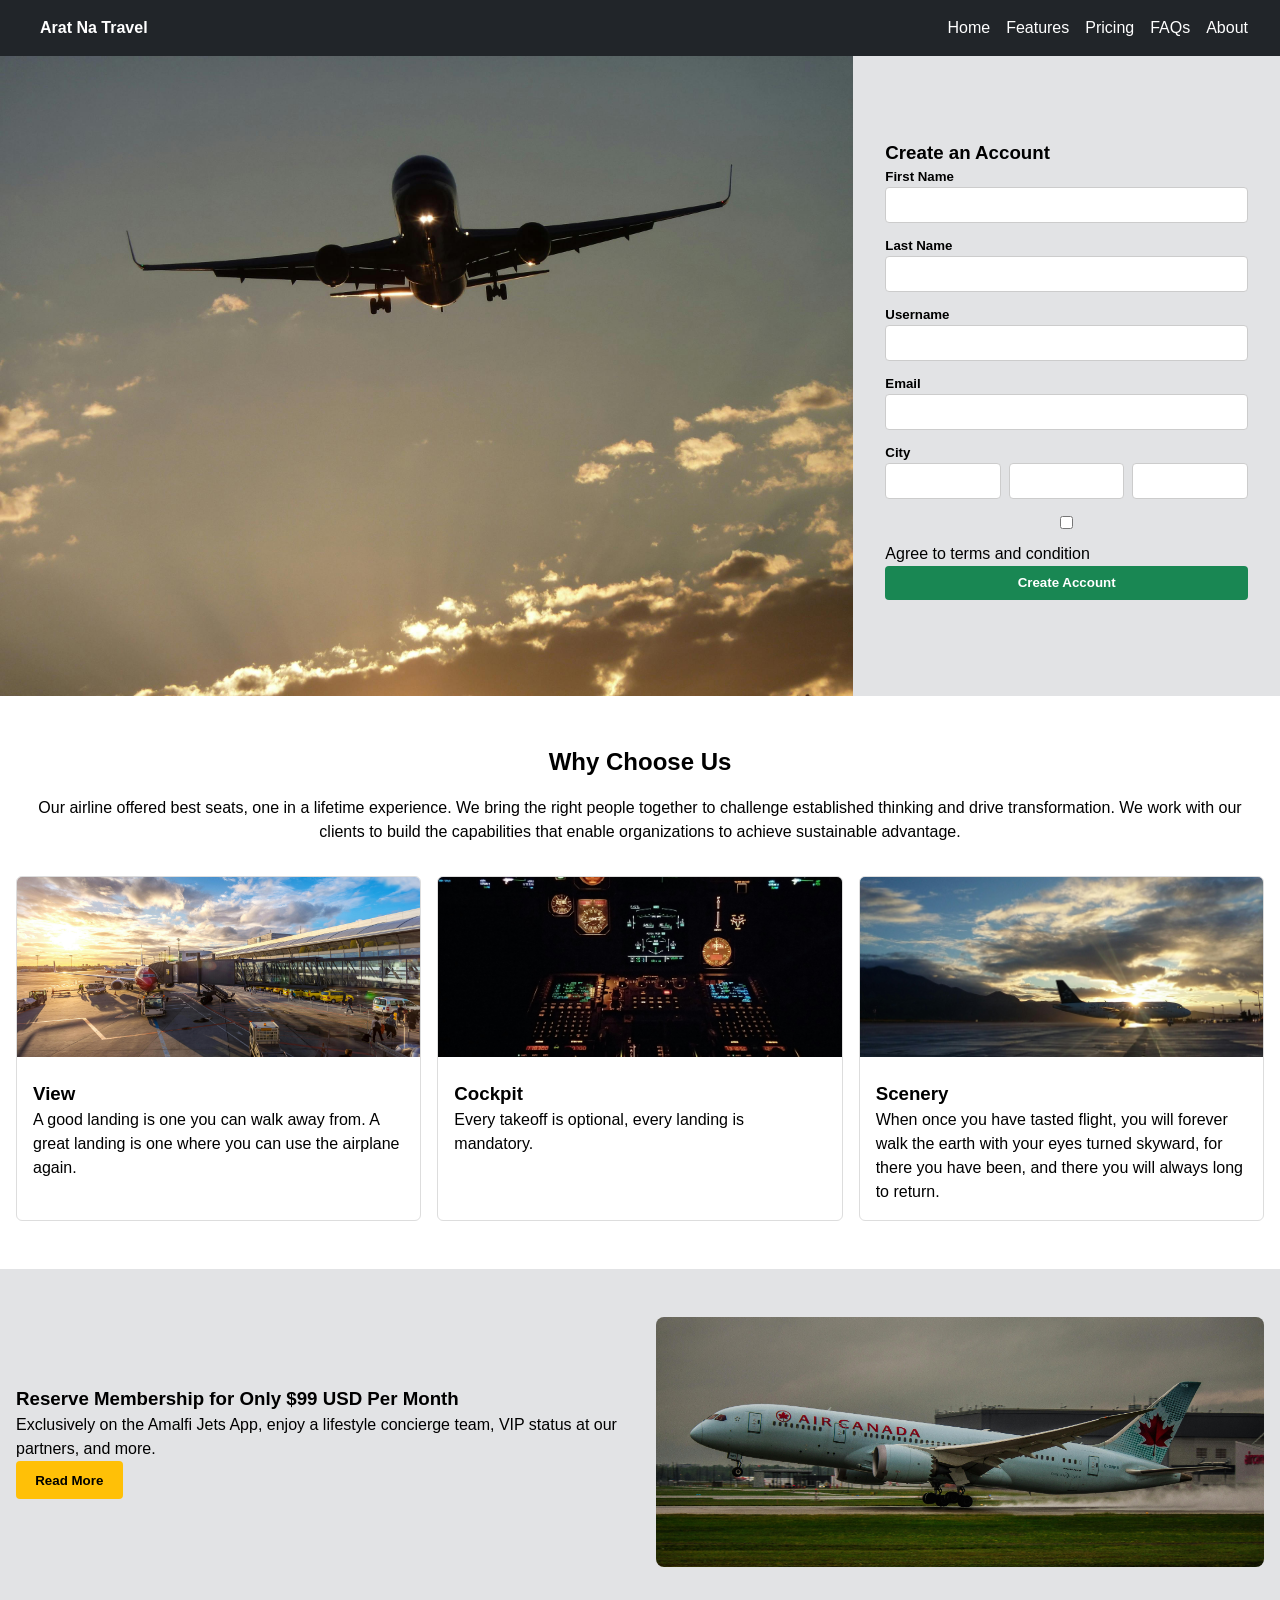
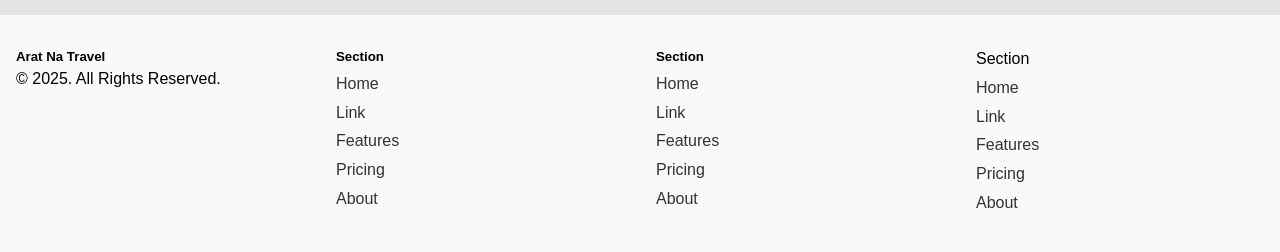
<file: prelim/index.html>
<!DOCTYPE html>
<html lang="en">
<head>
  <meta charset="UTF-8">
  <meta name="viewport" content="width=device-width, initial-scale=1.0">
  <title>Arat Na Travel</title>
  <link rel="stylesheet" href="style.css">
</head>
<body>
<nav class="navbar">
  <div class="brand"><span class="material-icons"></span> Arat Na Travel</div>
  <ul> 
    <a href="" >Home</a>
    <a href="" >Features</a>
    <a href="" >Pricing</a>
    <a href="" >FAQs</a>
    <a href="" >About</a>
  </ul>
</nav>
<section class="pic1">
  <img src="images/image4.jpg">
  <div class="form">
    <h3>Create an Account</h3>
    <form>
      <h5>First Name</h5>
      <input type="text">
      <h5>Last Name</h5>
      <input type="text">
      <h5>Username</h5>
      <input type="text">
      <h5>Email</h5>
      <input type="text">
      <h5>City</h5>
      <div style="display:flex; gap:.5rem;">
        <input type="text">
        <input type="text">
        <input type="text">
      </div>
      <input type="checkbox"><p>Agree to terms and condition</p>
      <button type="submit">Create Account</button>
    </form>
  </div>
</section>
<section class="choose">
  <h2>Why Choose Us</h2>
  <p>Our airline offered best seats, one in a lifetime experience. We bring the right people together to challenge established thinking and drive transformation. We work with our clients to build the capabilities that enable organizations to achieve sustainable advantage.</p>
  <div class="cards">
    <div class="image">
      <img src="images/image3.jpg">
      <div class="image-body">
        <h3>View</h3>
        <p>A good landing is one you can walk away from. A great landing is one where you can use the airplane again.</p>
      </div>
    </div>
    <div class="image">
      <img src="images/image1.jpg">
      <div class="image-body">
        <h3>Cockpit</h3>
        <p>Every takeoff is optional, every landing is mandatory.</p>
      </div>
    </div>  
    <div class="image">
      <img src="images/image2.jpg">
      <div class="image-body">
        <h3>Scenery</h3>
        <p>When once you have tasted flight, you will forever walk the earth with your eyes turned skyward, for there you have been, and there you will always long to return.</p>
      </div>
    </div>
  </div>
</section>
<section class="membership">
  <div>
    <h3>Reserve Membership for Only $99 USD Per Month</h3>
    <p>Exclusively on the Amalfi Jets App, enjoy a lifestyle concierge team, VIP status at our partners, and more.</p>
    <button>Read More</button>
  </div>
  <img src="images/image5.jpg">
</section>
<footer>
  <div class="grid">
    <div>
      <h5>Arat Na Travel</h5>
      <p>© 2025. All Rights Reserved.</p>
    </div>
    <div>
      <h5>Section</h5>
      <ul>
        <li><a href="">Home</a></li>
        <li><a href="">Link</a></li>
        <li><a href="">Features</a></li>
        <li><a href="">Pricing</a></li>
        <li><a href="">About</a></li>
      </ul>
    </div>
    <div>
      <h5>Section</h5>
      <ul>
        <li><a href="#">Home</a></li>
        <li><a href="#">Link</a></li>
        <li><a href="#">Features</a></li>
        <li><a href="#">Pricing</a></li>
        <li><a href="#">About</a></li>
      </ul>
    </div>
    <div>
      <h>Section</h5>
      <ul>
        <li><a href="">Home</a></li>
        <li><a href="">Link</a></li>
        <li><a href="">Features</a></li>
        <li><a href="">Pricing</a></li>
        <li><a href="">About</a></li>
      </ul>
    </div>
  </div>
</footer>
</body>
</html>
</file>
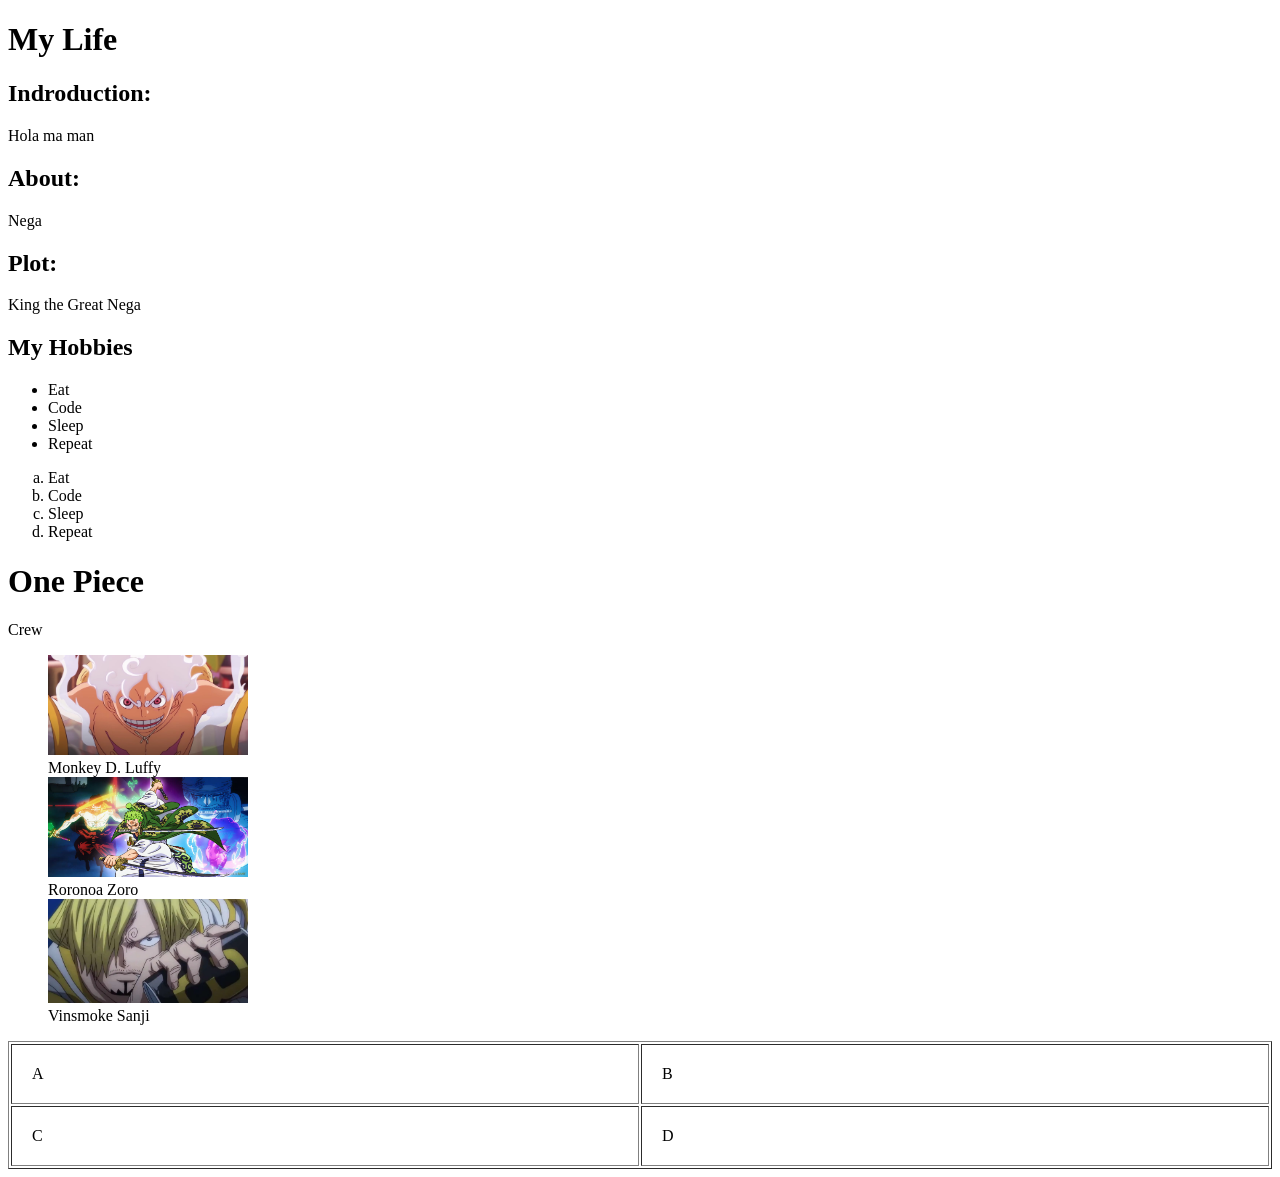
<file: week1/index.html>
<!DOCTYPE html>
<html lang="en">
<head>
    <meta charset="UTF-8">
    <meta name="viewport" content="width=device-width, initial-scale=1.0">
    <title>Document</title>
</head>
<body>
    <h1> My Life</h1>
    <h2> Indroduction: </h2>
    <p> Hola ma man</p>
    <h2> About: </h2>
    <p> Nega </p>
    <h2> Plot: </h2>
    <p> King the Great Nega</p>
    <h2> My Hobbies</h2>
    <ul>
        <li> Eat</li>
        <li> Code</li>
        <li> Sleep</li>
        <li> Repeat</li>
    </ul>
    <ol type = "a"> 
        <li> Eat</li>
        <li> Code</li>
        <li> Sleep</li>
        <li> Repeat</li>
    </ol>
    <h1> One Piece</h1>
    <p> Crew </p>
    <figure>
        <img src="images/how-one-piece-s-final-saga-could-surpass-its-shonen-peers-gear-5-luffy-featured.avif" width="200px">
        <figcaption> Monkey D. Luffy</figcaption>
        <img src ="images/BB1pxdgk.jpg" width="200px">
        <figcaption> Roronoa Zoro</figcaption>
        <img src="images/e3adee55-a04a-44a2-80bd-d714ee74cf55.webp" width="200px">
        <figcaption> Vinsmoke Sanji</figcaption>
    </figure>
    <table border="1" width="100%" cellpadding ="20">
        <tr> 
            <td> A</td>
            <td> B</td>
        </tr>
        <tr> 
            <td> C</td>
            <td> D</td>
        </tr>
    </table>
</body>
</html>
</file>
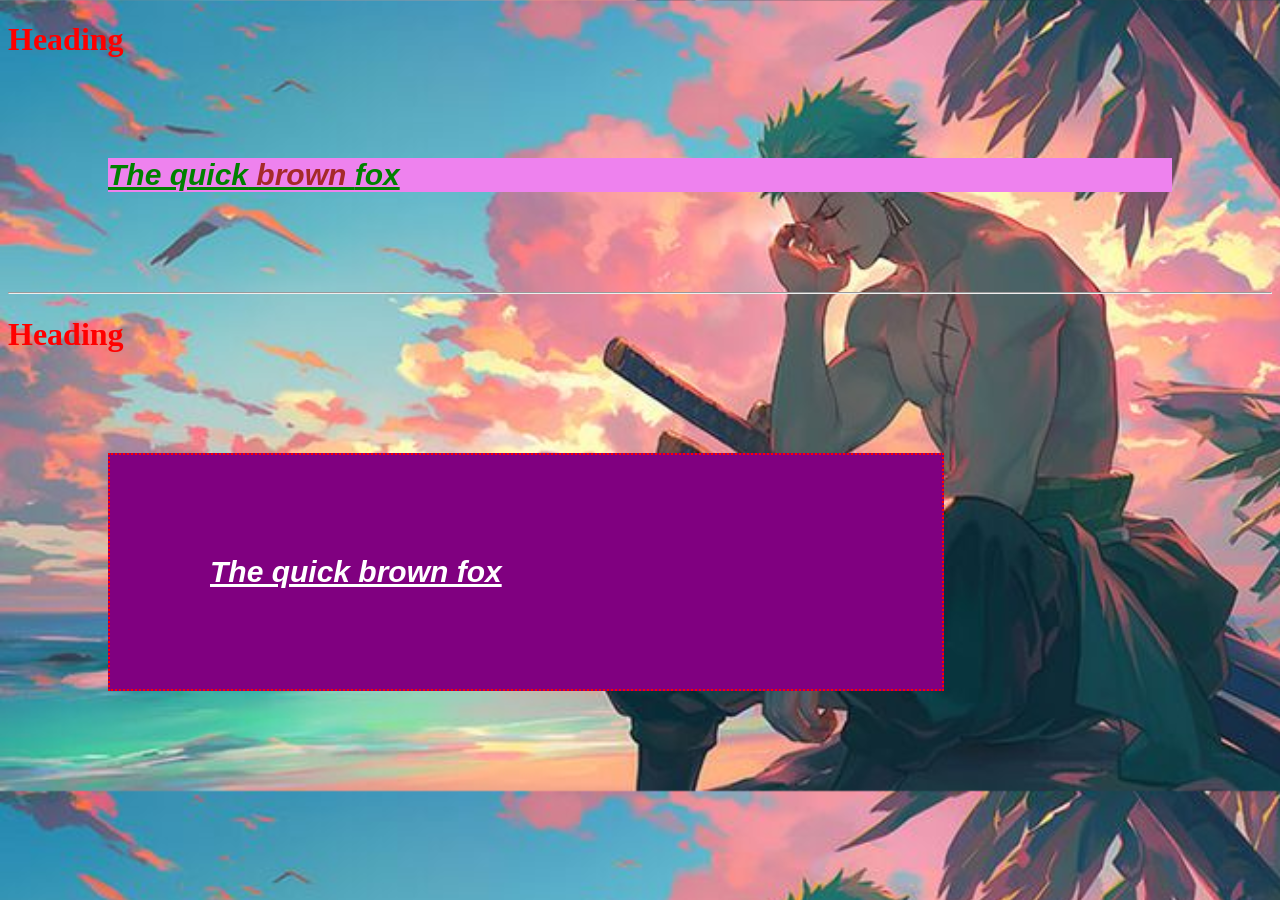
<file: week3/index.html>
<!DOCTYPE html>
<html lang="en">
<head>
    <meta charset="UTF-8">
    <meta name="viewport" content="width=device-width, initial-scale=1.0">
    <link rel = "stylesheet" href = "style.css"/>
     <title>Document</title>
</head>
<body>
    <h1> Heading</h1>
    <p> The quick<span class="myspan"> brown </span> fox</p>
    <hr/>
    <h1> Heading</h1>
    <p class="par1"> The quick brown fox</p>
</body>
</html>
</file>
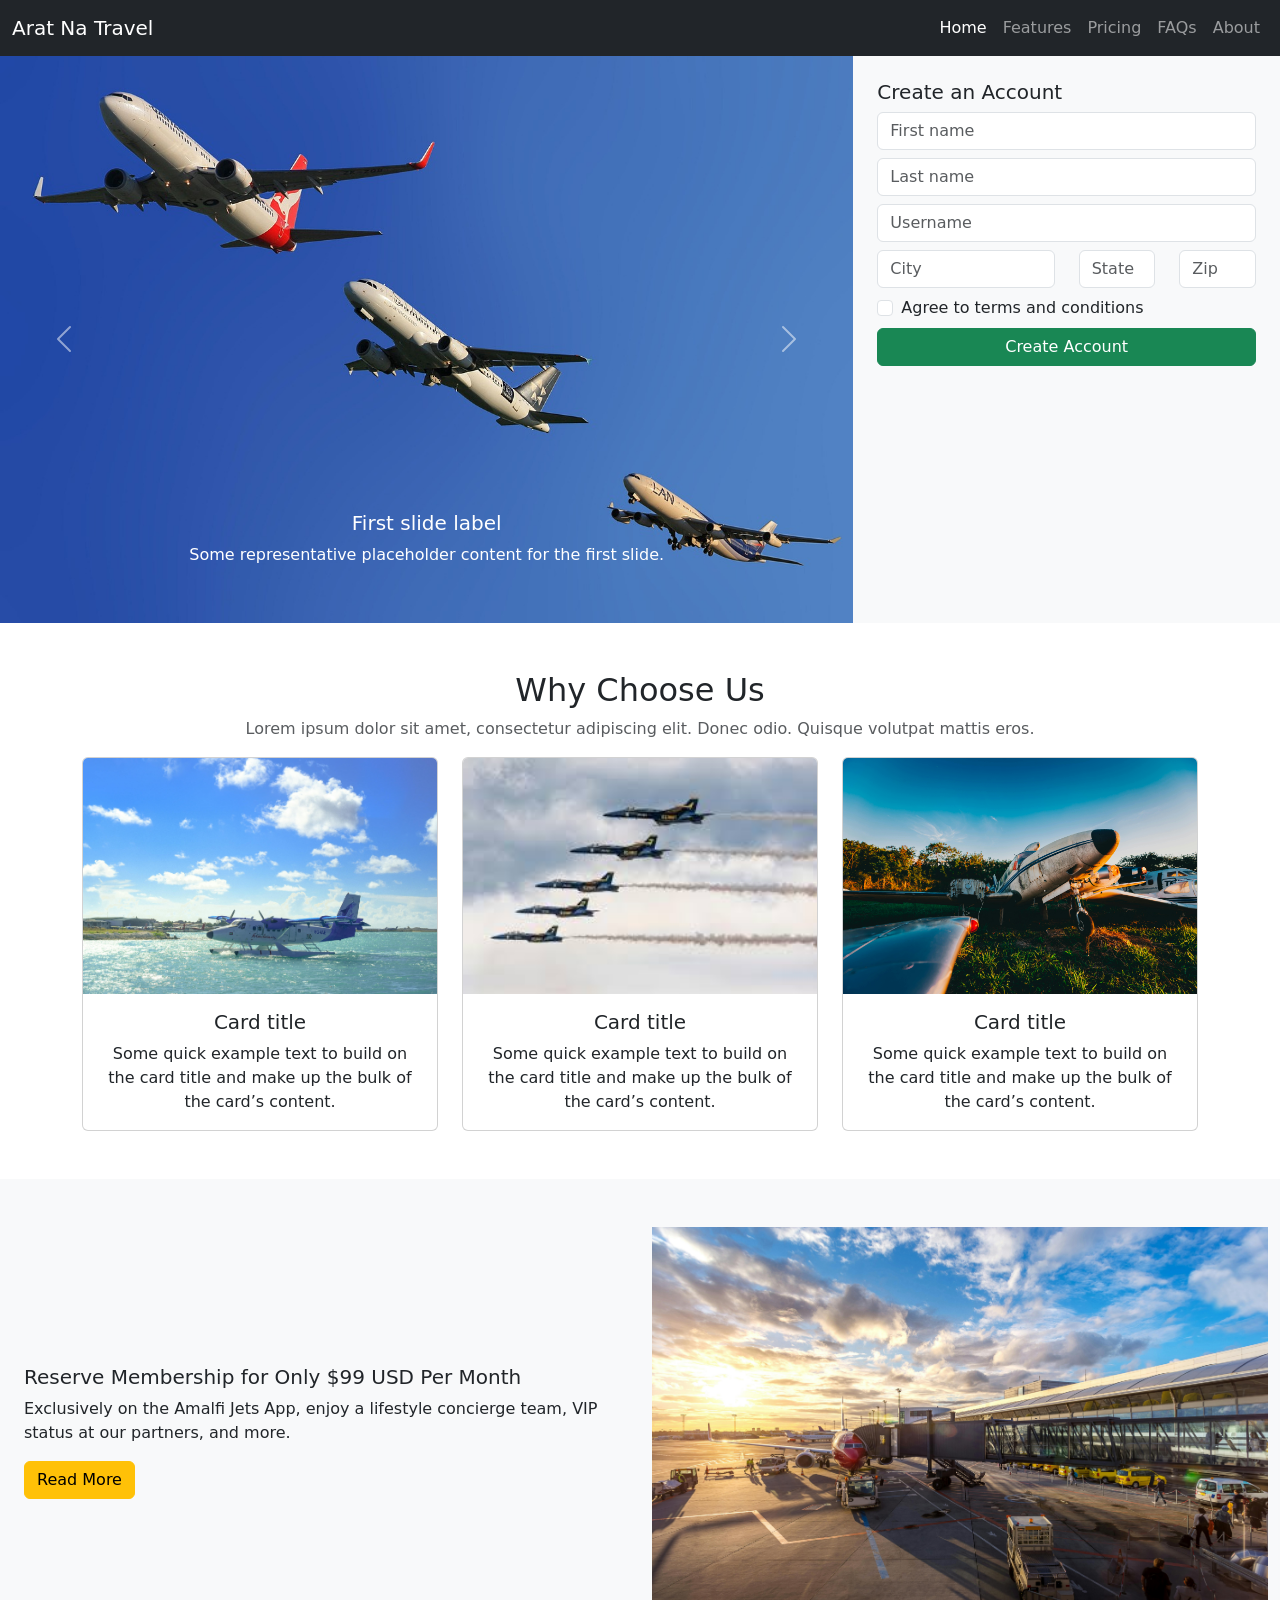
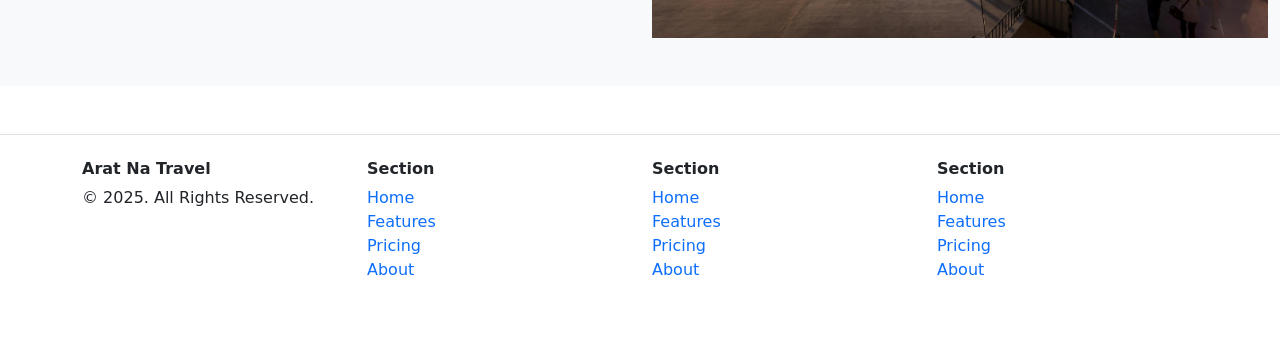
<file: week7/index.html>
<!DOCTYPE html>
<html lang="en">
<head>
  <meta charset="UTF-8">
  <meta name="viewport" content="width=device-width, initial-scale=1">
  <title>Arat Na Travel</title>
  <link href="https://cdn.jsdelivr.net/npm/bootstrap@5.3.2/dist/css/bootstrap.min.css" rel="stylesheet">
</head>
<body>
<nav class="navbar navbar-expand-lg navbar-dark bg-dark">
  <div class="container-fluid">
    <a class="navbar-brand" href="#">Arat Na Travel</a>
    <button class="navbar-toggler" type="button" data-bs-toggle="collapse" 
      data-bs-target="#navbarNav" aria-controls="navbarNav" aria-expanded="false" 
      aria-label="Toggle navigation">
      <span class="navbar-toggler-icon"></span>
    </button>
    <div class="collapse navbar-collapse justify-content-end" id="navbarNav">
      <ul class="navbar-nav">
        <li class="nav-item"><a class="nav-link active" href="#">Home</a></li>
        <li class="nav-item"><a class="nav-link" href="#">Features</a></li>
        <li class="nav-item"><a class="nav-link" href="#">Pricing</a></li>
        <li class="nav-item"><a class="nav-link" href="#">FAQs</a></li>
        <li class="nav-item"><a class="nav-link" href="#">About</a></li>
      </ul>
    </div>
  </div>
</nav>
<div class="container-fluid p-0">
  <div class="row g-0">
    <div class="col-lg-8">
      <div id="heroCarousel" class="carousel slide" data-bs-ride="carousel">
        <div class="carousel-inner">
          <div class="carousel-item active">
            <img src="images/image2.jpg" class="d-block w-100" alt="...">
            <div class="carousel-caption d-none d-md-block">
              <h5>First slide label</h5>
              <p>Some representative placeholder content for the first slide.</p>
            </div>
          </div>
          <div class="carousel-item">
            <img src="images/image1.jpg" class="d-block w-100" alt="...">
          </div>
          <div class="carousel-item">
            <img src="images/image6.jpg" class="d-block w-100" alt="...">
          </div>
        </div>
        <button class="carousel-control-prev" type="button" data-bs-target="#heroCarousel" data-bs-slide="prev">
          <span class="carousel-control-prev-icon"></span>
        </button>
        <button class="carousel-control-next" type="button" data-bs-target="#heroCarousel" data-bs-slide="next">
          <span class="carousel-control-next-icon"></span>
        </button>
      </div>
    </div>
    <div class="col-lg-4 bg-light p-4">
      <h5>Create an Account</h5>
      <form>
        <div class="mb-2">
          <input type="text" class="form-control" placeholder="First name">
        </div>
        <div class="mb-2">
          <input type="text" class="form-control" placeholder="Last name">
        </div>
        <div class="mb-2">
          <input type="text" class="form-control" placeholder="Username">
        </div>
        <div class="row">
          <div class="col-md-6 mb-2">
            <input type="text" class="form-control" placeholder="City">
          </div>
          <div class="col-md-3 mb-2">
            <input type="text" class="form-control" placeholder="State">
          </div>
          <div class="col-md-3 mb-2">
            <input type="text" class="form-control" placeholder="Zip">
          </div>
        </div>
        <div class="form-check mb-2">
          <input class="form-check-input" type="checkbox" id="terms">
          <label class="form-check-label" for="terms">Agree to terms and conditions</label>
        </div>
        <button type="submit" class="btn btn-success w-100">Create Account</button>
      </form>
    </div>
  </div>
</div>
<div class="container text-center my-5">
  <h2>Why Choose Us</h2>
  <p class="text-muted">Lorem ipsum dolor sit amet, consectetur adipiscing elit. Donec odio. Quisque volutpat mattis eros.</p>
  <div class="row">
    <div class="col-md-4">
      <div class="card">
        <img src="images/image5.jpg" class="card-img-top" alt="">
        <div class="card-body">
          <h5 class="card-title">Card title</h5>
          <p class="card-text">Some quick example text to build on the card title and make up the bulk of the card’s content.</p>
        </div>
      </div>
    </div>
    <div class="col-md-4">
      <div class="card">
        <img src="images/image4.jpg" class="card-img-top" alt="">
        <div class="card-body">
          <h5 class="card-title">Card title</h5>
          <p class="card-text">Some quick example text to build on the card title and make up the bulk of the card’s content.</p>
        </div>
      </div>
    </div>
    <div class="col-md-4">
      <div class="card">
        <img src="images/image1.jpg" class="card-img-top" alt="">
        <div class="card-body">
          <h5 class="card-title">Card title</h5>
          <p class="card-text">Some quick example text to build on the card title and make up the bulk of the card’s content.</p>
        </div>
      </div>
    </div>
  </div>
</div>
<div class="container-fluid bg-light py-5">
  <div class="row align-items-center">
    <div class="col-md-6 p-4">
      <h5>Reserve Membership for Only $99 USD Per Month</h5>
      <p>Exclusively on the Amalfi Jets App, enjoy a lifestyle concierge team, VIP status at our partners, and more.</p>
      <a href="#" class="btn btn-warning">Read More</a>
    </div>
    <div class="col-md-6">
      <img src="images/image6.jpg" class="img-fluid" alt="">
    </div>
  </div>
</div>
<footer class="bg-white text-center text-lg-start border-top mt-5">
  <div class="container py-4">
    <div class="row">
      <div class="col-lg-3 col-md-6 mb-4">
        <h6 class="fw-bold">Arat Na Travel</h6>
        <p>© 2025. All Rights Reserved.</p>
      </div>
      <div class="col-lg-3 col-md-6 mb-4">
        <h6 class="fw-bold">Section</h6>
        <ul class="list-unstyled">
          <li><a href="#" class="text-decoration-none">Home</a></li>
          <li><a href="#" class="text-decoration-none">Features</a></li>
          <li><a href="#" class="text-decoration-none">Pricing</a></li>
          <li><a href="#" class="text-decoration-none">About</a></li>
        </ul>
      </div>
      <div class="col-lg-3 col-md-6 mb-4">
        <h6 class="fw-bold">Section</h6>
        <ul class="list-unstyled">
          <li><a href="#" class="text-decoration-none">Home</a></li>
          <li><a href="#" class="text-decoration-none">Features</a></li>
          <li><a href="#" class="text-decoration-none">Pricing</a></li>
          <li><a href="#" class="text-decoration-none">About</a></li>
        </ul>
      </div>
      <div class="col-lg-3 col-md-6 mb-4">
        <h6 class="fw-bold">Section</h6>
        <ul class="list-unstyled">
          <li><a href="#" class="text-decoration-none">Home</a></li>
          <li><a href="#" class="text-decoration-none">Features</a></li>
          <li><a href="#" class="text-decoration-none">Pricing</a></li>
          <li><a href="#" class="text-decoration-none">About</a></li>
        </ul>
      </div>
    </div>
  </div>
</footer>
<script src="https://cdn.jsdelivr.net/npm/bootstrap@5.3.2/dist/js/bootstrap.bundle.min.js"></script>
</body>
</html>
</file>
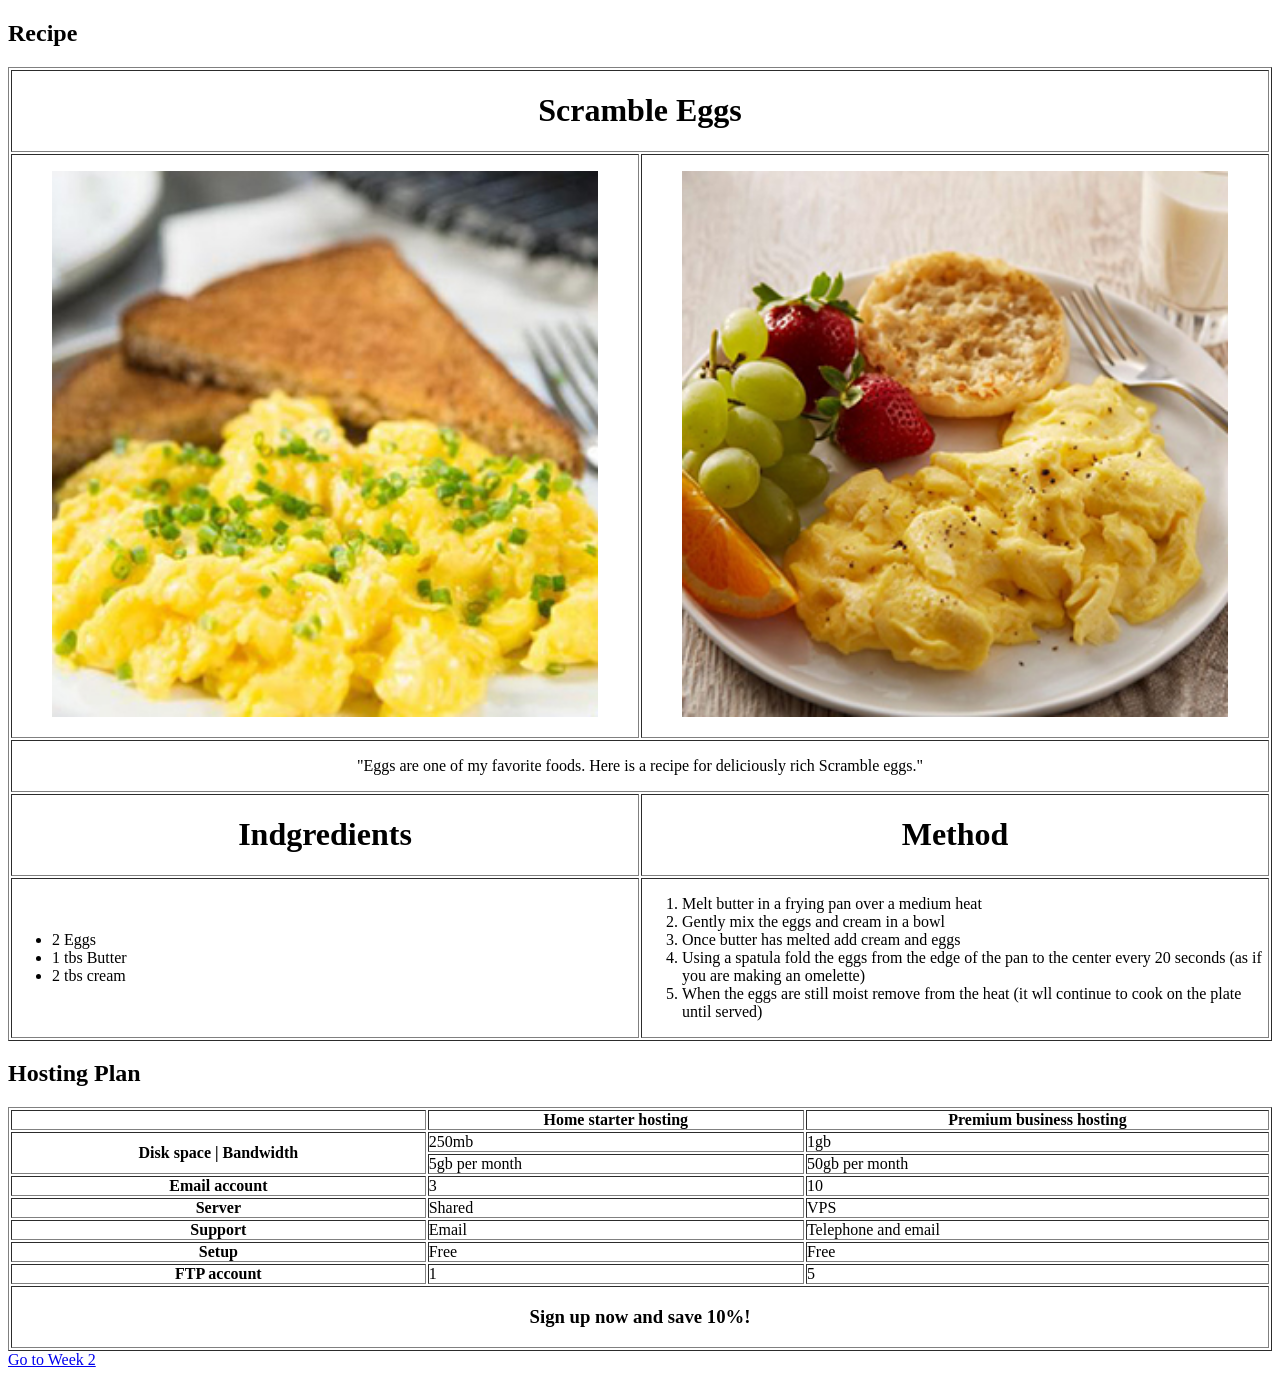
<file: week1/activity/index.html>
<!DOCTYPE html>
<html lang="en">
<head>
    <meta charset="UTF-8">
    <meta name="viewport" content="width=device-width, initial-scale=1.0">
    <title>Document</title>
</head>
<body>
    <h2> Recipe</h2>
    <table border = "1" width = "100%" cellpadding="0">
        <tbody>
            <tr>
                <th colspan="2">
                    <h1> Scramble Eggs</h1>
                </th>
            </tr>
            <tr>
                <td width="50%">
                    <figure>
                        <img src="images/s-egg.jpg" width="100%">
                    </figure>
                </td>
                <td width="50%">
                    <figure> 
                        <img src="images/s-egg1.jpg" width="100%">
                    </figure>
                </td>
            </tr>
            <tr>
                <td colspan="2">
                    <p style="text-align: center;">
                        "Eggs are one of my favorite foods. Here is a recipe for deliciously rich Scramble eggs."
                    </p>
                </td>
            </tr>
            <tr>
                <th> 
                    <h1> Indgredients</h1>
                </th>
                <th>
                    <h1> Method</h1>
                </th>
            </tr>
            <tr>
                <td>
                    <ul>
                        <li>
                            2 Eggs
                        </li>
                        <li>
                            1 tbs Butter
                        </li>
                        <li>
                            2 tbs cream
                        </li>
                    </ul>
                    <p></p>
                </td>
                <td>
                    <ol type="1">
                        <li>
                            Melt butter in a frying pan over a medium heat
                        </li>
                        <li>
                            Gently mix the eggs and cream in a bowl
                        </li>
                        <li> 
                            Once butter has melted add cream and eggs
                        </li>
                        <li>
                            Using a spatula fold the eggs from the edge of the pan to the center every 20 seconds (as if you are making an omelette)
                        </li>
                        <li>
                            When the eggs are still moist remove from the heat (it wll continue to cook on the plate until served)
                        </li>
                    </ol>
                </td>
            </tr>
        </tbody>
    </table>
    <h2> Hosting Plan</h2>
    <table border = "1" width="100%" cellpadding=".1">
        <tbody>
            <tr>
                <th> </th>
                <th> Home starter hosting</th>
                <th> Premium business hosting</th>
            </tr>
            <tr>
                <th rowspan="2">Disk space | Bandwidth</th>
                <td>250mb</td>
                <td>1gb</td>
            </tr>
            <tr>
                <td>5gb per month</td>
                <td>50gb per month</td>
            </tr>
            <tr>
                <th>Email account</th>
                <td>3</td>
                <td> 10</td>
            </tr>
            <tr>
                <th>Server</th>
                <td>Shared</td>
                <td>VPS</td>
            </tr>
            <tr>
                <th>Support</th>
                <td>Email</td>
                <td>Telephone and email</td>
            </tr>
            <tr>
                <th>Setup</th>
                <td>Free</td>
                <td>Free</td>
            </tr>
            <tr>
                <th>FTP account</th>
                <td>1</td>
                <td>5</td>
            </tr>
            <tr>
                <th colspan="3">
                    <h3>Sign up now and save 10%!</h3>
                </th>
            </tr>
        </tbody>
    </table>
    <a href="../../week2/activity/index.html">Go to Week 2</a>
</body>
</html>
</file>
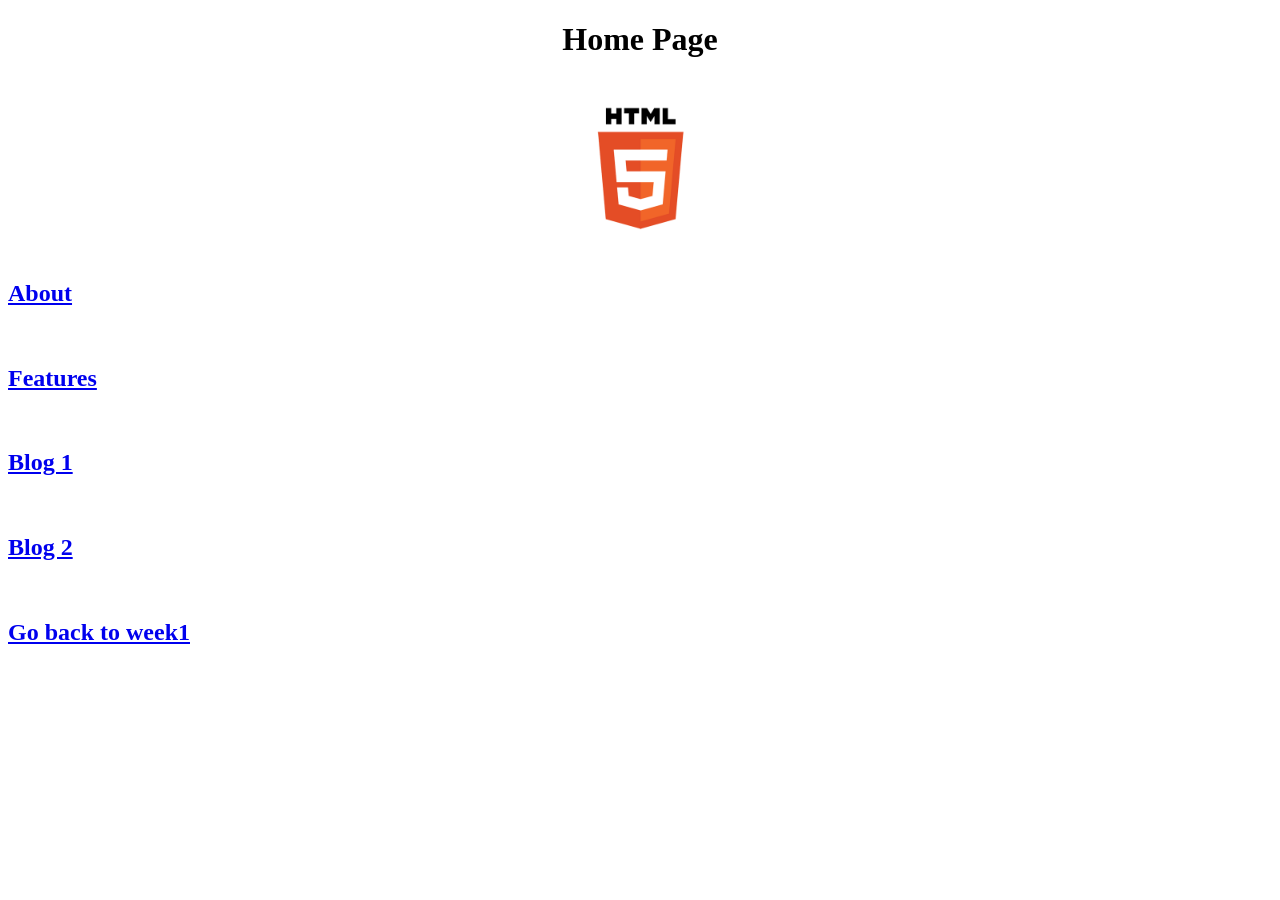
<file: week2/activity/index.html>
<!DOCTYPE html>
<html lang="en">
<head>
    <meta charset="UTF-8">
    <meta name="viewport" content="width=device-width, initial-scale=1.0">
    <title>Document</title>
</head>
<body>
     <h1 style="text-align: center;">Home Page</h1> 
     <br>
     <center>
     <img src="subpages/images/html-5-logo.png" width="100 px">
     </center>
     </br>
     <h2> <a href="subpages/about.html"> About</a> </h2>
     <br>
     <h2> <a href="subpages/features.html"> Features</a> </h2>
     </br>
     <h2> <a href="subpages/blog/blog1.html"> Blog 1</a> </h2>
     <br>
     <h2> <a href="subpages/blog/blog2.html"> Blog 2</a> </h2>
     </br>
     <h2> <a href="../../week1/activity/index.html">Go back to week1</a> </h2>
     
</body>

</html>
</file>
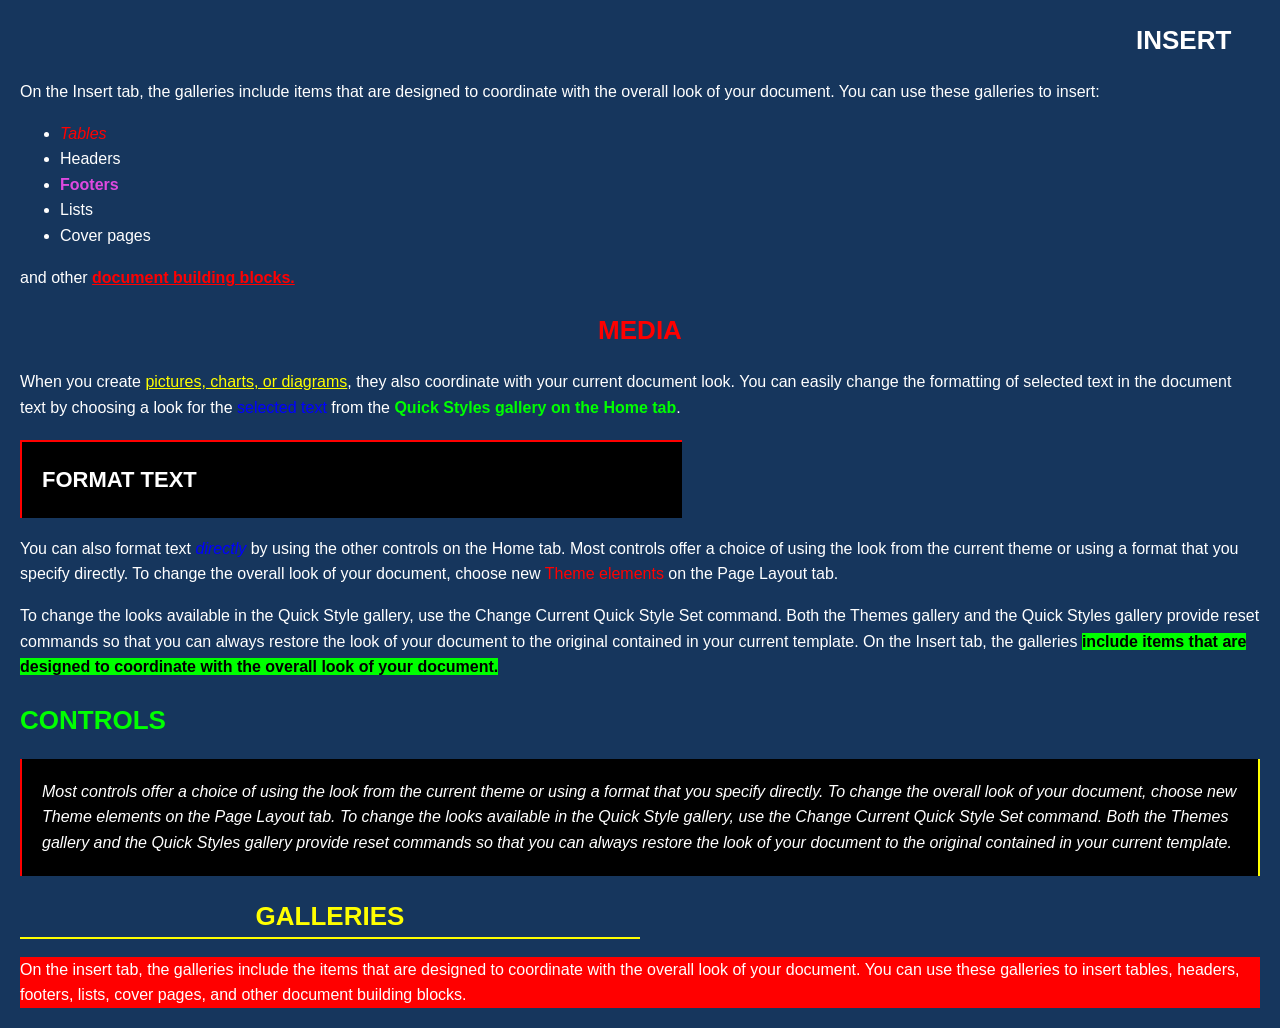
<file: week3/activity/index.html>
<!DOCTYPE html>
<html lang="en">
<head>
    <meta charset="UTF-8">
    <meta name="viewport" content="width=device-width, initial-scale=1.0">
    <link rel = "stylesheet" href = "style.css"/>
    <title>Cascading Stylesheet</title>
</head>
<body>
    <h1 class="H1">INSERT</h1>
    <p>On the Insert tab, the galleries include items that are designed to coordinate with the overall look of your document. You can use these galleries to insert:</p>
    <ul>
        <li><span class="red"><i>Tables</i></span></li>
        <li>Headers</li>
        <li><span class="purple"> Footers</span></li>
        <li>Lists</li>
        <li>Cover pages</li>
    </ul>
    <p>and other <span class="doc">document building blocks.</span></p>
    <h1 class="med" style="text-align:center;">MEDIA</h1>
    <p>When you create <span class="pcd">pictures, charts, or diagrams</span>, they also coordinate with your current document look. You can easily change the formatting of selected text in the document text by choosing a look for the <span class="text">selected text</span> from the <span class="quick">Quick Styles gallery on the Home tab</span>.</p>
    <h2 class="format">FORMAT TEXT </hr> </h2>
    <p>You can also format text <span class="dir">directly </span> by using the other controls on the Home tab. Most controls offer a choice of using the look from the current theme or using a format that you specify directly. To change the overall look of your document, choose new <span class="red">Theme elements</span> on the Page Layout tab.</p>
    <p>To change the looks available in the Quick Style gallery, use the Change Current Quick Style Set command. Both the Themes gallery and the Quick Styles gallery provide reset commands so that you can always restore the look of your document to the original contained in your current template. On the Insert tab, the galleries <span class="green">include items that are designed to coordinate with the overall look of your document.</span></p>
    </hr>
    <h1 class="Controls"> CONTROLS</h1>
    <p class="con">Most controls offer a choice of using the look from the current theme or using a format that you specify directly. To change the overall look of your document, choose new Theme elements on the Page Layout tab. To change the looks available in the Quick Style gallery, use the Change Current Quick Style Set command. Both the Themes gallery and the Quick Styles gallery provide reset commands so that you can always restore the look of your document to the original contained in your current template.</p>
    </hr>
    <h1 class="LER"> GALLERIES</h1>
    <p class="gal"> On the insert tab, the galleries include the items that are designed to coordinate with the overall look of your document. You can use these galleries to insert tables, headers, footers, lists, cover pages, and other document building blocks.</p>
</body>
</html>
</file>
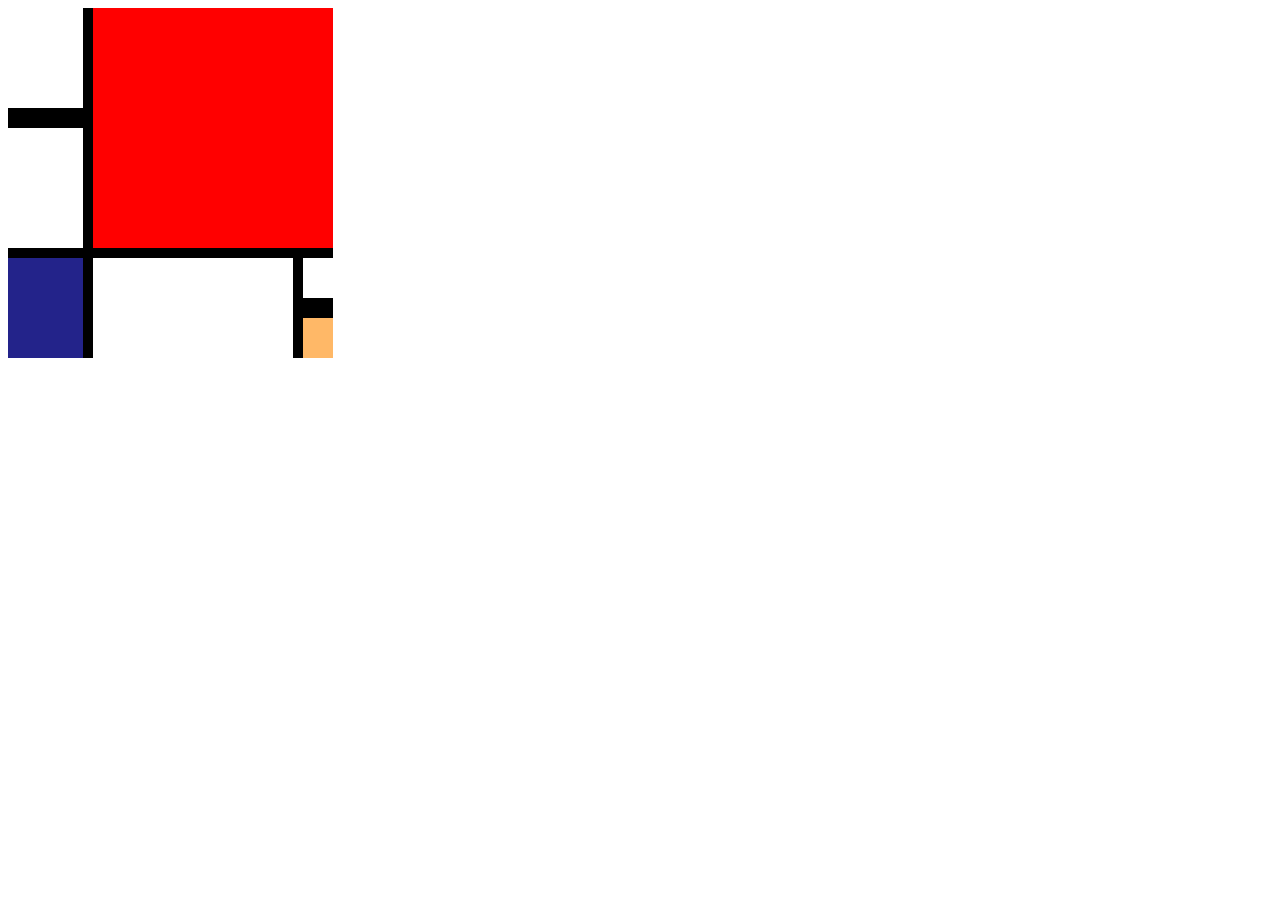
<file: week4/activity/index.html>
<!DOCTYPE html>
<html lang="en">
<head>
    <meta charset="UTF-8">
    <meta name="viewport" content="width=device-width, initial-scale=1.0">
    <title>Document</title>
    <link rel="stylesheet" href="style.css">
</head>
<body>
    <div class="wrap">
        <div class="wrap2">
            <div class="A"></div>
            <div class="B"></div>
        </div>
        <div class="wrap3"></div>
        <div class="C"></div>
        </div>
    </div>

    <div class="wrap4">
        <div class="D"></div>
        <div class="E"></div>
        <div class="wrap5">
            <div class="F"></div>
            <div class="G"></div>
        </div>
    </div>
</body>
</html>
</file>
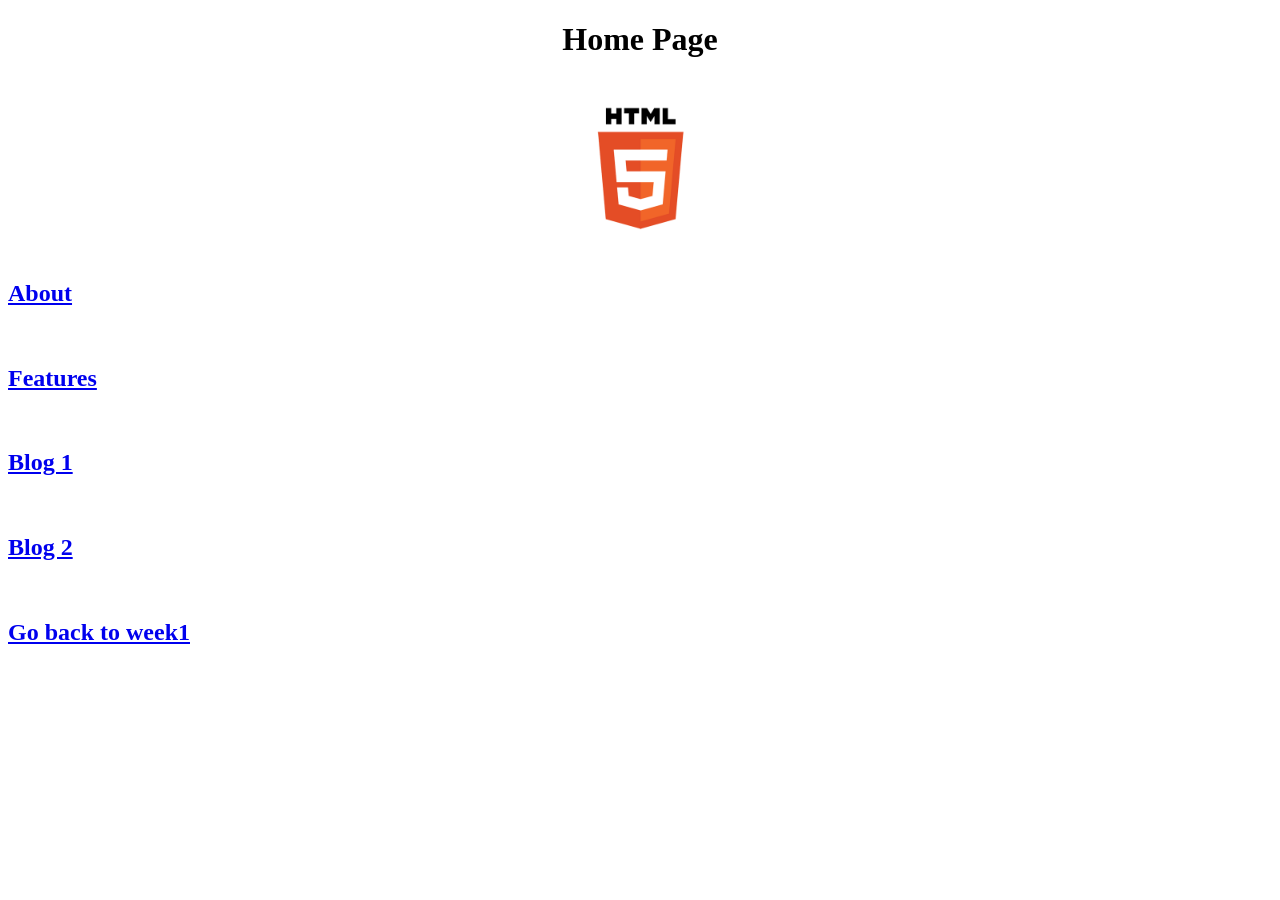
<file: week2/activity/subpages/blog/index.html>
<!DOCTYPE html>
<html lang="en">
<head>
    <meta charset="UTF-8">
    <meta name="viewport" content="width=device-width, initial-scale=1.0">
    <title>Document</title>
</head>
<body>
    <h1 style="text-align: center;">Home Page</h1> 
     <br>
     <center>
     <img src="../images/html-5-logo.png" width="100 px">
     </center>
     </br>
     <h2> <a href="../about.html"> About</a> </h2>
     <br>
     <h2> <a href="../features.html"> Features</a> </h2>
     </br>
     <h2> <a href="blog1.html"> Blog 1</a> </h2>
     <br>
     <h2> <a href="blog2.html"> Blog 2</a> </h2>
     </br>
     <h2> <a href="../../../../week1/activity/index.html">Go back to week1</a> </h2>
</body>
</html>
</file>
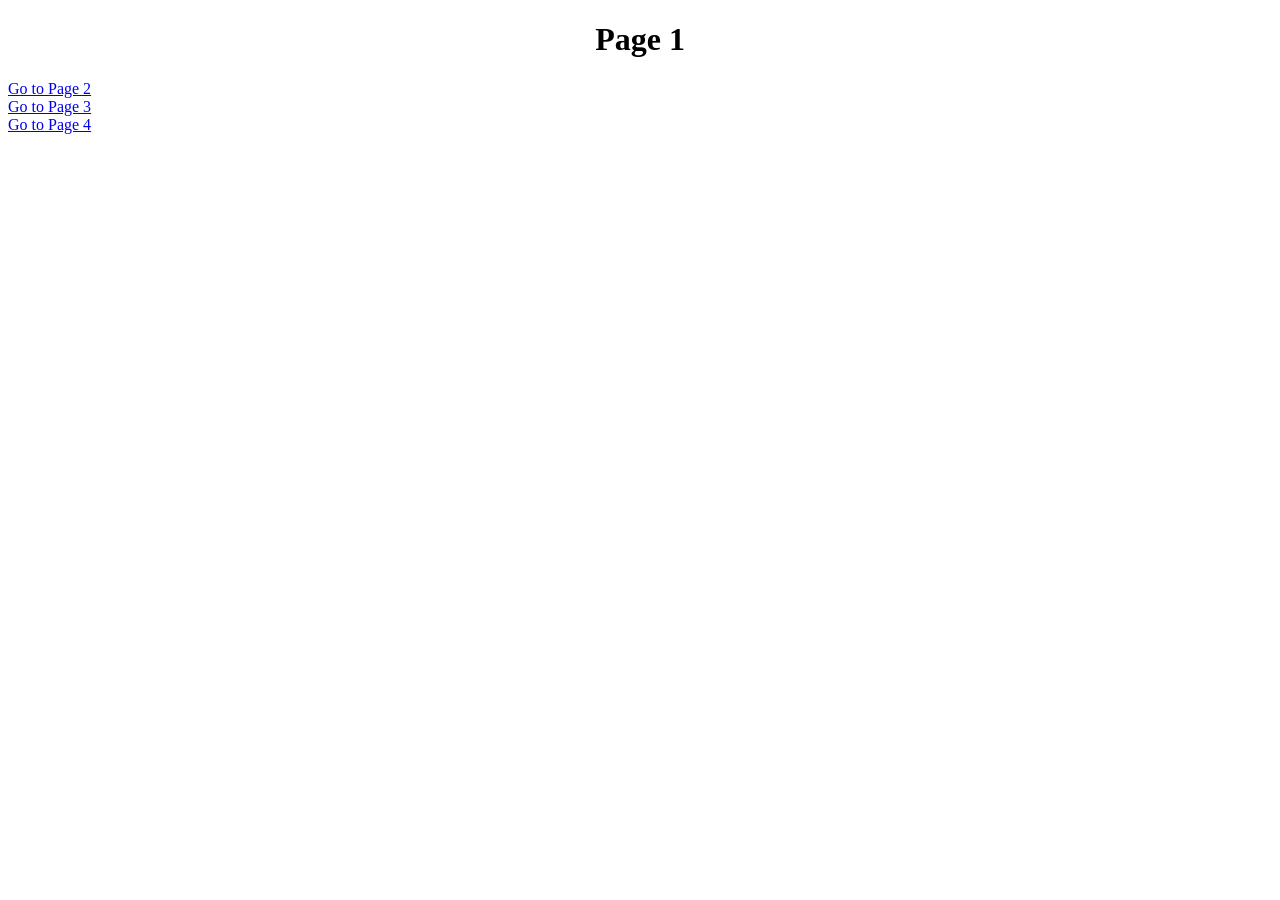
<file: week2/page1.html>
<!DOCTYPE html>
<html lang="en">
<head>
    <meta charset="UTF-8">
    <meta name="viewport" content="width=device-width, initial-scale=1.0">
    <title>Page 1</title>
</head>
<body>
    <h1 style="text-align: center;">Page 1</h1> 
    <a href="page2.html">Go to Page 2</a>
    <br>
    <a href="page3.html"> Go to Page 3</a>
    </br>
    <a href="sub/page4.html"> Go to Page 4</a>
</body>
</html>
</file>
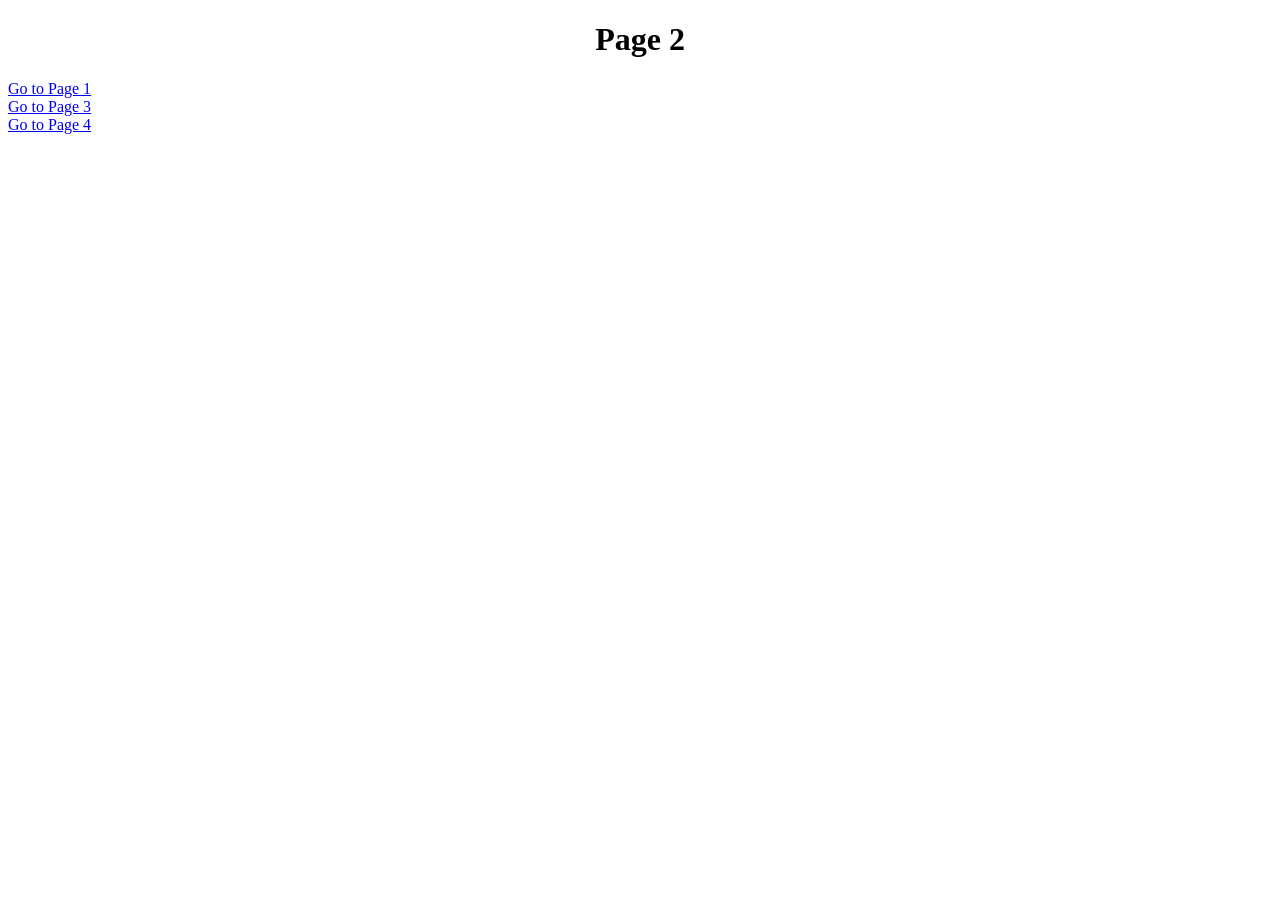
<file: week2/page2.html>
<!DOCTYPE html>
<html lang="en">
<head>
    <meta charset="UTF-8">
    <meta name="viewport" content="width=device-width, initial-scale=1.0">
    <title>Page 2</title>
</head>
<body>
    <h1 style="text-align: center;">Page 2</h1> 
    <a href="page1.html"> Go to Page 1</a>
    <br>
    <a href="page3.html"> Go to Page 3</a>
    </br>
    <a href="sub/page4.html">Go to Page 4</a>
</body>
</html>
</file>
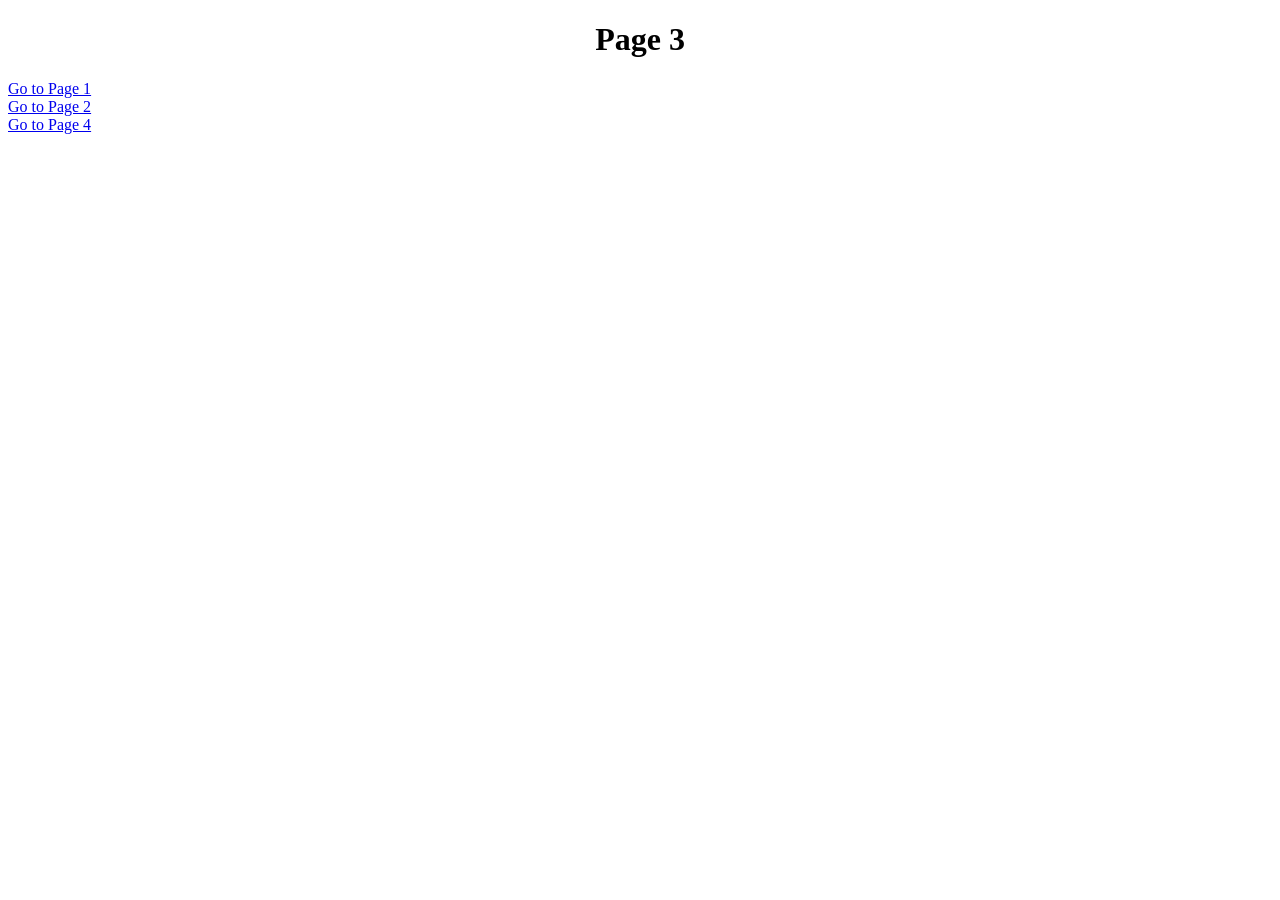
<file: week2/page3.html>
<!DOCTYPE html>
<html lang="en">
<head>
    <meta charset="UTF-8">
    <meta name="viewport" content="width=device-width, initial-scale=1.0">
    <title>Page 3</title>
</head>
<body>
    <h1 style="text-align: center;">Page 3</h1> 
    <a href="page1.html"> Go to Page 1</a>
    <br>
    <a href="page2.html"> Go to Page 2</a>
    </br>
    <a href="sub/page4.html"> Go to Page 4</a>
</body>
</html>
</file>
<file: prelim/style.css>
:root {
    --dark: #212529;
    --light: #e2e3e5;
    --green: #198753;
    --yellow: #ffc007;
}
    * { box-sizing: border-box; margin: 0; padding: 0; }
    body { font-family: Arial, sans-serif; line-height: 1.5; }
    a { text-decoration: none; color: inherit; }


.logo image{
    width: 10px;
    height: 5px;
}

.navbar {
    background: var(--dark);
    color: white;
    display: flex;
    justify-content: space-between;
    align-items: center;
    padding: 1rem 2rem;
}
.navbar .brand {
    font-weight: bold;
    display: flex;
    align-items: center;
    gap: .5rem;
}
.navbar ul {
    display: flex;
    list-style: none;
    gap: 1rem;
}
.navbar a :hover {
    color: white;
    padding: .3rem .7rem;
    border-radius: 4px;
}
.navbar a :hover {
    background: green;
}

.pic1 {
    display: grid;
    grid-template-columns: 2fr 1fr;
    min-height: 400px;
}
.pic1 img {
    width: 100%;
    height: 100%;
    object-fit: cover;
    background: #ccc; 
}
.form {
    background: var(--light);
    padding: 2rem;
    display: flex;
    flex-direction: column;
    justify-content: center;
}
.form form input,
.form form button {
    width: 100%;
    padding: .6rem;
    margin-bottom: .8rem;
    border: 1px solid #ccc;
    border-radius: 4px;
}
.form form button {
    background: var(--green);
    border: none;
    color: white;
    font-weight: bold;
    cursor: pointer;
}

.choose {
    text-align: center;
    padding: 3rem 1rem;
}
.choose h2 { margin-bottom: 1rem; }
.cards {
    display: grid;
    grid-template-columns: repeat(auto-fit, minmax(280px, 1fr));
    gap: 1rem;
    margin-top: 2rem;
}
.image {
    border: 1px solid #ddd;
    border-radius: 6px;
    overflow: hidden;
    text-align: left;
}
.image img { 
    width: 100%; 
    height: 180px; 
    object-fit: cover; 
    background: #ccc; 
}
.image-body { padding: 1rem; }

.membership {
    background: var(--light);
    padding: 3rem 1rem;
    display: grid;
    grid-template-columns: 1fr 1fr;
    gap: 2rem;
    align-items: center;
}
.membership button {
    background: var(--yellow);
    border: none;
    padding: .7rem 1.2rem;
    border-radius: 4px;
    cursor: pointer;
    font-weight: bold;
}
.membership img {
    width: 100%;
    border-radius: 8px;
    background: #ccc; 
    height: 250px;
    object-fit: cover;
}

footer {
    background: #f8f9fa;
    padding: 2rem 1rem;
}
footer .grid {
    display: grid;
    grid-template-columns: repeat(auto-fit, minmax(200px, 1fr));
    gap: 2rem;
}
footer h6 { margin-bottom: .5rem; }
footer ul { list-style: none; padding: 0; }
footer li { margin: .3rem 0; }
footer a { color: #333; }
</file>
<file: week3/style.css>
h1{
    color: red;
}
p{
    color: green;
    font-weight: bold;
    font-size: 30px;
    text-decoration: underline;
    font-style: italic;
    font-family: Arial;
    background-color: violet;
    margin: 100px;
}
.par1{
    color: white;
    background-color: purple;
    width: 50%;
    border: 2px, dotted, red;
    border-bottom: 5px, dotted, blue;
    padding: 100px;
}
.myspan{
    color: brown;
}
body{
    background-color: black;
    background-image: url(images/2d57fc67e87da735cd8261303bb6c5b5.jpg);
    background-size: cover;
}
</file>
<file: week3/activity/style.css>
body {
        background-color: #16365d;
        font-family: Arial, sans-serif;
        color: white;
        margin: 20px;
        line-height: 1.6;
    }
h1, h2, h3 {
    margin-top: 20px;
}
h1 {
    font-size: 26px;
    font-weight: bold;
}
h2 {
    font-size: 22px;
    font-weight: bold;
}
h3 {
    font-size: 20px;
    font-weight: bold;
}
.red {
    color: red;
}
.purple{
    color: rgb(224, 73, 224);
    font-weight: bold;
}
.doc {
    color: red;
    text-decoration: underline;
    font-weight: bold;
}
.med{
    color: red;
}
.pcd{
    color: yellow;
    text-decoration: underline;
}
.text{
    color: blue;
}
.quick{
    color: #00ff00;
    font-weight: bold;
}
.yellow-bg {
    background-color: yellow;
    color: black;
}
.green {
    background-color: #00ff00;
    color: black;
    font-weight: bold;
}
.highlight-red {
    background-color: red;
    color: white;
}
.format {
    background-color: black;
    color: white;
    width: 50%;
    height: 200%;
    padding: 20px;
    font-weight: bold;
    border-top: 2px solid red;
    border-left: 2px solid red;

}
.dir{
    color: blue;
    font-style: italic;
}
.H1{
    margin-left: 90%;
}
.Controls{
    color: #00ff00;
}
.con{
    background-color: black;
    padding: 20px;
    font-style: italic;
    border-left: 2px solid red;
    border-right: 2px solid yellow;
}
.LER{
    border-bottom: 2px solid yellow;
    text-align: center;
    width: 50%;
    color: yellow; 
    
}
.gal{
    background-color: red;
}
</file>
<file: week4/activity/style.css>
.A{
    width:75px;
    height: 100px;
    background-color: white;
    border-right: 10px solid black;
    border-bottom: 10px solid black;
}
.B{
    width:75px;
    height: 120px;
    background-color: white;
    border-right: 10px solid black;
    border-bottom: 10px solid black;
    border-top: 10px solid black;
}
.C{
    width: 240px;
    height: 240px;
    background-color: red;
    border-bottom: 10px solid black;
}
.D{
    width: 75px;
    height: 100px;
    background-color: rgb(35, 35, 138);
    border-right: 10px solid black;
}
.E{
    width: 200px;
    height: 100px;
    background-color: white;
    border-right: 10px solid black;
}
.F{
    width: 30px;
    height: 40px;
    background-color: white;
    border-bottom: 10px solid black;
}
.G{
    width: 30px;
    height: 40px;
    background-color: rgb(255, 184, 103);
    border-top: 10px solid black;
}
.wrap{
    display: flex;
}
.wrap4{
    display: flex;
}
</file>
